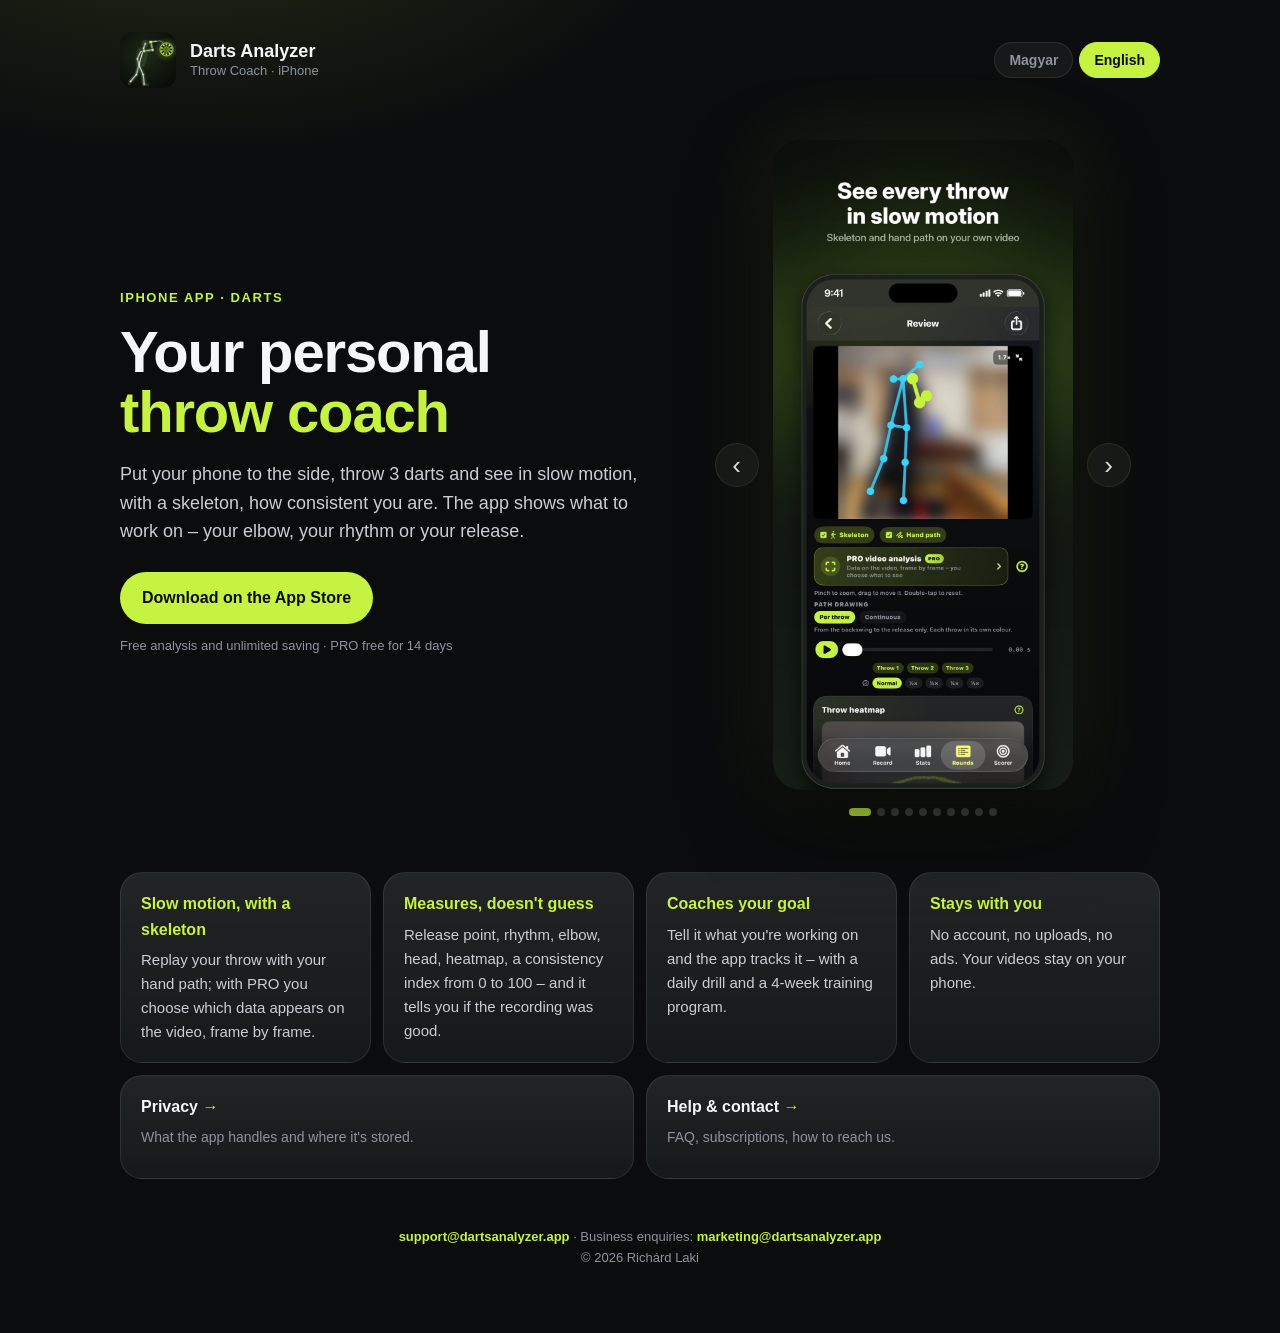
<file: index.html>
<!doctype html>
<html lang="en">
<head>
<meta charset="utf-8">
<meta name="apple-itunes-app" content="app-id=6824505699">
<meta name="viewport" content="width=device-width, initial-scale=1, viewport-fit=cover">
<title>Darts Analyzer – Throw Coach</title>
<meta name="description" content="Darts throw analysis for iPhone: skeleton replay, consistency index and drills.">
<meta property="og:title" content="Darts Analyzer – Throw Coach">
<meta property="og:description" content="Your personal darts throw coach for iPhone.">
<meta property="og:image" content="https://dartsanalyzer.app/img/01.jpg">
<link rel="icon" href="favicon.png">
<link rel="apple-touch-icon" href="apple-touch-icon.png">
<link rel="stylesheet" href="style.css">
</head>
<body class="home">
<div class="wrap wide">
  <header class="top">
    <img src="icon.png" alt="">
    <div class="name">Darts Analyzer<small>Throw Coach · iPhone</small></div>
    <nav class="lang">
      <button type="button" data-set-lang="hu">Magyar</button>
      <button type="button" data-set-lang="en">English</button>
    </nav>
  </header>

  <section class="hero">
    <div class="hero-text">
      <p class="eyebrow" data-hu="iPhone app · darts" data-en="iPhone app · darts">iPhone app · darts</p>
      <h1 data-hu="A személyes <span>dobásedződ</span>" data-en="Your personal <span>throw coach</span>">Your personal <span>throw coach</span></h1>
      <p class="lead"
         data-hu="Tedd le a telefont oldalra, dobj 3 nyilat, és lásd lassítva, csontvázzal, mennyire egyformán dobsz. Az app megmutatja, min dolgozz – a könyöködön, a ritmusodon vagy az elengedésen." data-en="Put your phone to the side, throw 3 darts and see in slow motion, with a skeleton, how consistent you are. The app shows what to work on – your elbow, your rhythm or your release.">Put your phone to the side, throw 3 darts and see in slow motion, with a skeleton, how consistent you are. The app shows what to work on – your elbow, your rhythm or your release.</p>
      <div class="cta">
        <a class="btn" href="https://apps.apple.com/app/id6824505699" target="_blank" rel="noopener" data-hu="Letöltés az App Store-ból" data-en="Download on the App Store">Download on the App Store</a>
      </div>
      <p class="small" data-hu="Ingyenes elemzés és korlátlan mentés · PRO 14 napig ingyen" data-en="Free analysis and unlimited saving · PRO free for 14 days">Free analysis and unlimited saving · PRO free for 14 days</p>
    </div>

    <div class="showcase">
      <div class="phone-row">
        <button class="arrow" type="button" data-dir="-1" aria-label="Previous">‹</button>
        <div class="phone shots" aria-roledescription="carousel">
          <div class="screen">
            <div class="track" id="track"></div>
          </div>
        </div>
        <button class="arrow" type="button" data-dir="1" aria-label="Next">›</button>
      </div>
      <p class="caption sr-only" id="caption" aria-live="polite"></p>
      <div class="dots" id="dots"></div>
    </div>
  </section>

  <section class="features">
    <div class="card">
      <h3 data-hu="Lassítva, csontvázzal" data-en="Slow motion, with a skeleton">Slow motion, with a skeleton</h3>
      <p data-hu="Visszanézed a dobásodat a kezed útjával; PRO-val te választod ki, milyen adatok látszanak a videón, képkockánként." data-en="Replay your throw with your hand path; with PRO you choose which data appears on the video, frame by frame.">Replay your throw with your hand path; with PRO you choose which data appears on the video, frame by frame.</p>
    </div>
    <div class="card">
      <h3 data-hu="Mér, nem találgat" data-en="Measures, doesn't guess">Measures, doesn't guess</h3>
      <p data-hu="Elengedési pont, ritmus, könyök, fej, hőtérkép, konzisztencia-index 0-tól 100-ig – és megmondja, jó lett-e a felvétel." data-en="Release point, rhythm, elbow, head, heatmap, a consistency index from 0 to 100 – and it tells you if the recording was good.">Release point, rhythm, elbow, head, heatmap, a consistency index from 0 to 100 – and it tells you if the recording was good.</p>
    </div>
    <div class="card">
      <h3 data-hu="A te célodra edz" data-en="Coaches your goal">Coaches your goal</h3>
      <p data-hu="Mondd meg, min dolgozol, és az app ezt követi – napi gyakorlattal és 4 hetes edzésprogrammal." data-en="Tell it what you're working on and the app tracks it – with a daily drill and a 4-week training program.">Tell it what you're working on and the app tracks it – with a daily drill and a 4-week training program.</p>
    </div>
    <div class="card">
      <h3 data-hu="Nálad marad" data-en="Stays with you">Stays with you</h3>
      <p data-hu="Nincs fiók, nincs feltöltés, nincs reklám. A videóid a telefonodon maradnak." data-en="No account, no uploads, no ads. Your videos stay on your phone.">No account, no uploads, no ads. Your videos stay on your phone.</p>
    </div>
  </section>

  <section class="info">
    <a class="card link" href="privacy.html">
      <h3 data-hu="Adatvédelem" data-en="Privacy">Privacy</h3>
      <p class="muted" data-hu="Mit kezel az app, és hol tárolja." data-en="What the app handles and where it's stored.">What the app handles and where it's stored.</p>
    </a>
    <a class="card link" href="support.html">
      <h3 data-hu="Súgó és kapcsolat" data-en="Help &amp; contact">Help &amp; contact</h3>
      <p class="muted" data-hu="Gyakori kérdések, előfizetés, elérhetőség." data-en="FAQ, subscriptions, how to reach us.">FAQ, subscriptions, how to reach us.</p>
    </a>
  </section>

  <footer>
    <span class="email">support@dartsanalyzer.app</span> ·
    <span data-hu="Üzleti megkeresések:" data-en="Business enquiries:">Business enquiries:</span>
    <span class="email">marketing@dartsanalyzer.app</span><br>
    <span data-hu="© 2026 Laki Richárd" data-en="© 2026 Richárd Laki">© 2026 Richárd Laki</span>
  </footer>
</div>

<script>
(function () {
  var slides = [
    ["Lásd minden dobásod lassítva", "See every throw in slow motion"],
    ["PRO: az adataid a videón", "PRO: your data, right on the video"],
    ["Tudd meg, mennyire egyformán dobsz", "Know how consistent you really are"],
    ["PRO: könyök, ritmus, test – képkockánként", "PRO: elbow, rhythm, body – frame by frame"],
    ["Lásd, hol változik a dobásod", "Spot where your throw changes"],
    ["Elülső vagy hátsó kamera – te döntöd el", "Front or back camera – your choice"],
    ["Mondd meg, mi zavar – az app ezt követi", "Tell it what bothers you – the app tracks it"],
    ["Tedd le a telefont, és dobj", "Just put your phone down and throw"],
    ["Minden számod egy helyen", "All your numbers in one place"],
    ["Pontszámláló kiszálló-javaslattal", "Built-in scorer with checkouts"]
  ];
  var track = document.getElementById('track');
  var dots = document.getElementById('dots');
  var caption = document.getElementById('caption');
  var index = 0;
  var lang = 'hu';

  slides.forEach(function (s, i) {
    var img = document.createElement('img');
    img.src = 'img/' + String(i + 1).padStart(2, '0') + '.jpg';
    img.alt = s[1];
    img.loading = i < 2 ? 'eager' : 'lazy';
    img.draggable = false;
    track.appendChild(img);
    var dot = document.createElement('button');
    dot.type = 'button';
    dot.setAttribute('aria-label', String(i + 1));
    dot.addEventListener('click', function () { go(i); });
    dots.appendChild(dot);
  });

  function go(i) {
    index = (i + slides.length) % slides.length;
    track.style.transform = 'translateX(' + (-100 * index) + '%)';
    caption.textContent = slides[index][lang === 'hu' ? 0 : 1];
    Array.prototype.forEach.call(dots.children, function (d, k) {
      d.classList.toggle('on', k === index);
    });
  }

  document.querySelectorAll('.arrow').forEach(function (b) {
    b.addEventListener('click', function () { go(index + Number(b.dataset.dir)); });
  });
  document.querySelector('.phone').addEventListener('click', function (e) {
    var r = this.getBoundingClientRect();
    go(index + (e.clientX - r.left > r.width / 2 ? 1 : -1));
  });
  document.addEventListener('keydown', function (e) {
    if (e.key === 'ArrowRight') go(index + 1);
    if (e.key === 'ArrowLeft') go(index - 1);
  });

  // Ujjal húzás telefonon.
  var startX = null;
  var screen = document.querySelector('.screen');
  screen.addEventListener('touchstart', function (e) { startX = e.touches[0].clientX; }, { passive: true });
  screen.addEventListener('touchend', function (e) {
    if (startX === null) return;
    var dx = e.changedTouches[0].clientX - startX;
    if (Math.abs(dx) > 40) { e.preventDefault(); go(index + (dx < 0 ? 1 : -1)); }
    startX = null;
  });

  function setLang(l) {
    lang = l;
    try { localStorage.setItem('lang', l); } catch (e) {}
    document.documentElement.lang = l;
    document.querySelectorAll('[data-' + l + ']').forEach(function (el) {
      el.innerHTML = el.getAttribute('data-' + l);
    });
    document.querySelectorAll('[data-set-lang]').forEach(function (b) {
      b.classList.toggle('on', b.dataset.setLang === l);
    });
    go(index);
  }
  document.querySelectorAll('[data-set-lang]').forEach(function (b) {
    b.addEventListener('click', function () { setLang(b.dataset.setLang); });
  });
  // Alapból angol; a választást megjegyezzük, és a #hu / #en cím is működik.
  var saved = null;
  try { saved = localStorage.getItem('lang'); } catch (e) {}
  var fromHash = location.hash === '#hu' ? 'hu' : (location.hash === '#en' ? 'en' : null);
  setLang(fromHash || saved || 'en');
})();
</script>
</body>
</html>
</file>
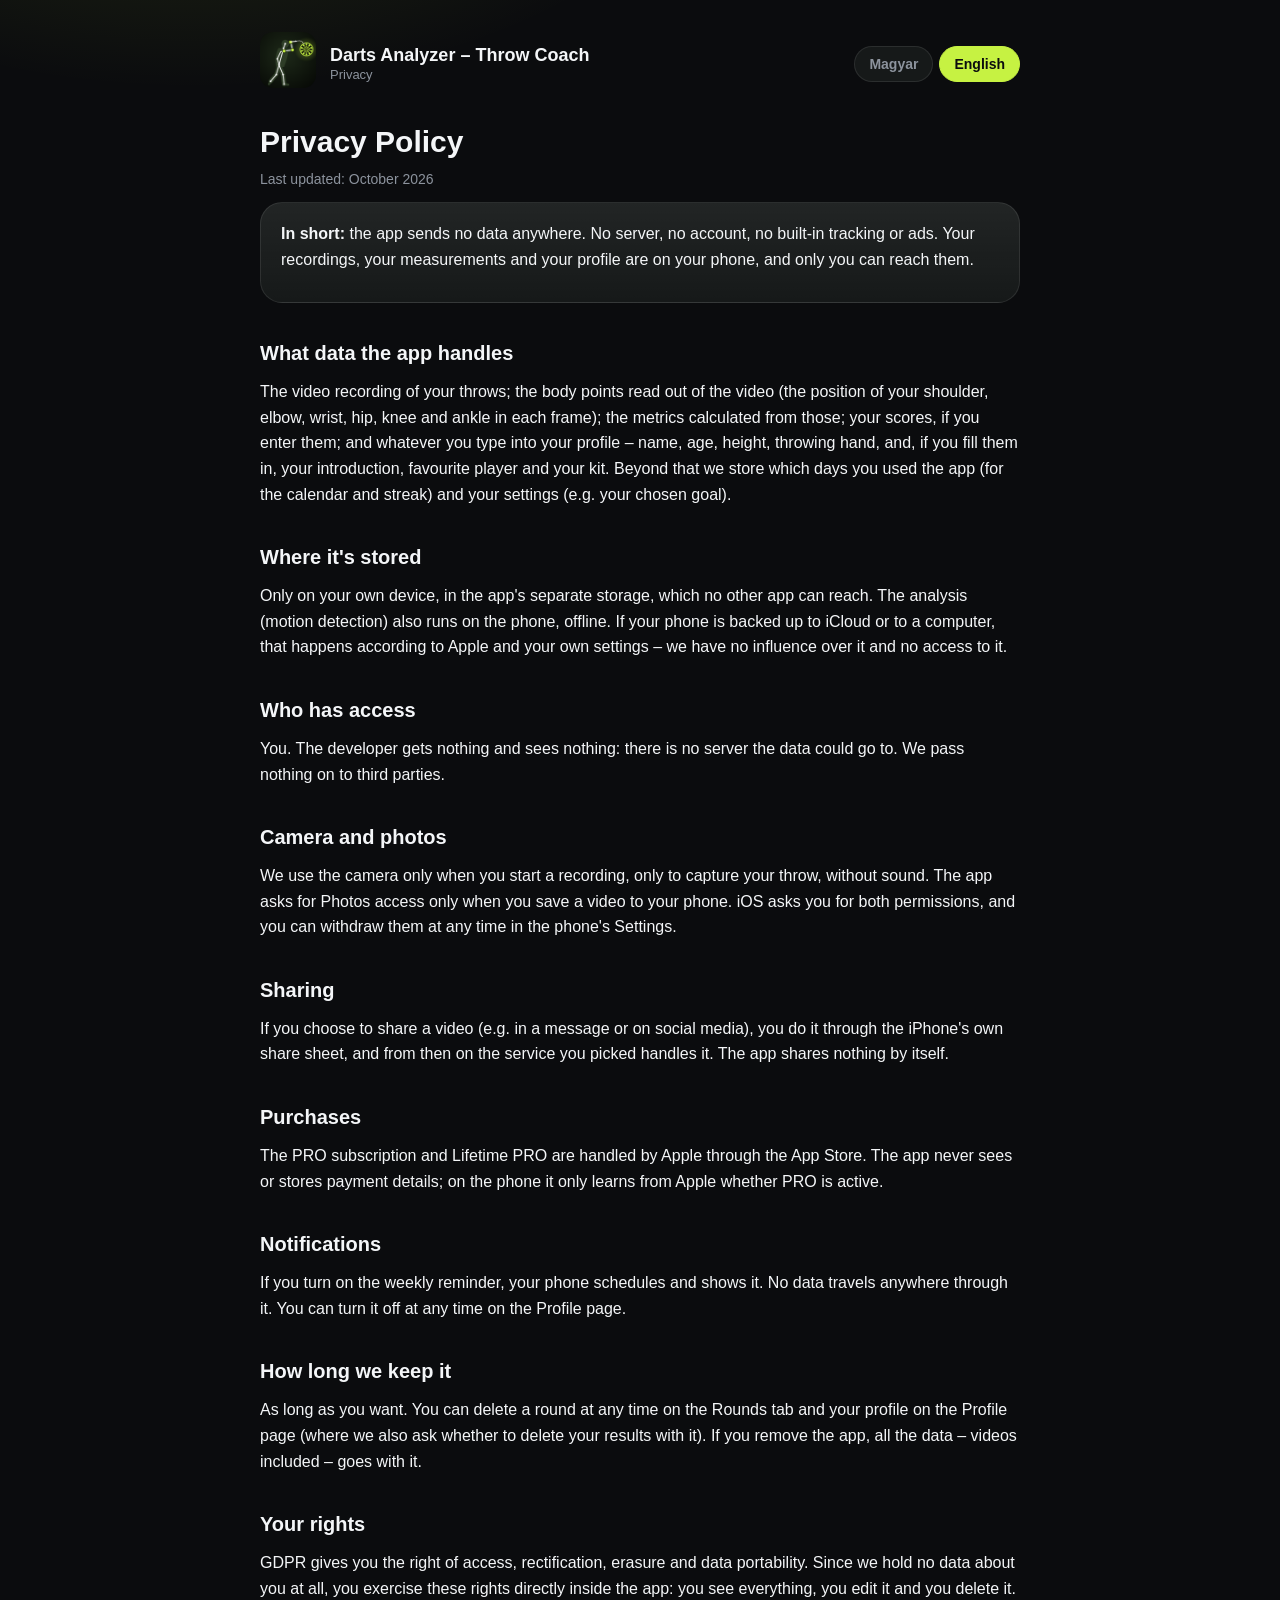
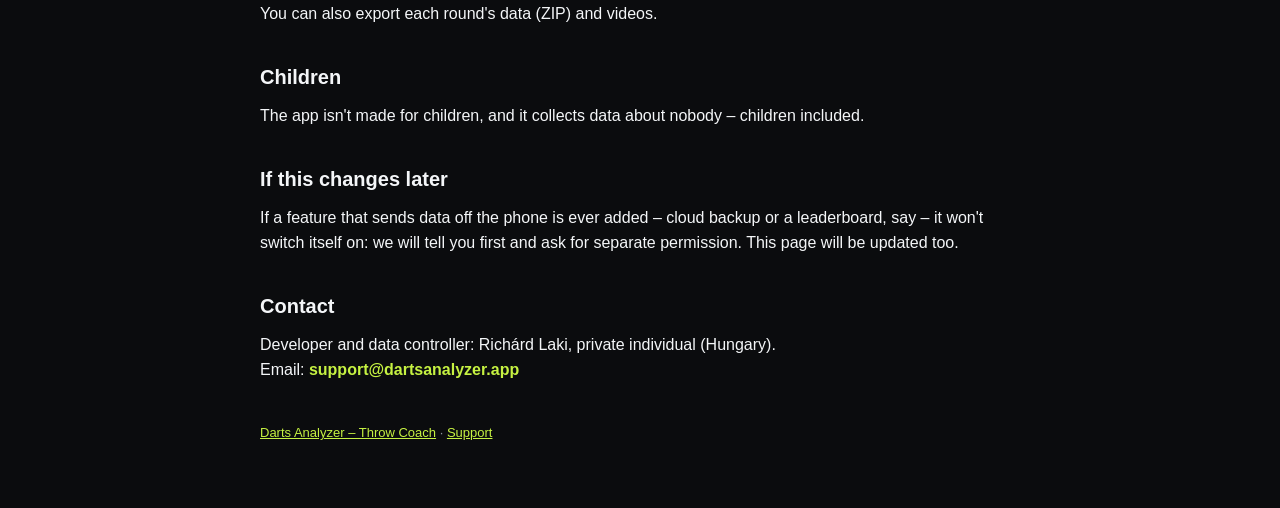
<file: privacy.html>
<!doctype html>
<html lang="en">
<head>
<meta charset="utf-8">
<meta name="viewport" content="width=device-width, initial-scale=1, viewport-fit=cover">
<title>Privacy – Darts Analyzer</title>
<meta name="description" content="Darts Analyzer – Throw Coach privacy policy.">
<link rel="icon" href="favicon.png">
<link rel="apple-touch-icon" href="apple-touch-icon.png">
<link rel="stylesheet" href="style.css">
</head>
<body>
<div class="wrap">
  <header class="top">
    <a href="index.html"><img src="icon.png" alt="Darts Analyzer"></a>
    <div class="name">Darts Analyzer – Throw Coach<small><span data-lang="hu" hidden>Adatvédelem</span><span data-lang="en">Privacy</span></small></div>
    <nav class="lang"><button type="button" data-set-lang="hu">Magyar</button><button type="button" data-set-lang="en">English</button></nav>
  </header>

  <!-- ===================== MAGYAR ===================== -->
  <section id="hu" data-lang="hu" hidden>
    <h1>Adatvédelmi tájékoztató</h1>
    <p class="muted">Utoljára frissítve: 2026. október</p>

    <div class="card">
      <p><strong>Röviden:</strong> az app nem küld adatot sehova. Nincs szerver, nincs fiók, nincs beépített követés vagy reklám. A felvételeid, a mérési eredményeid és a profilod a telefonodon vannak, és csak te férsz hozzájuk.</p>
    </div>

    <h2>Milyen adatot kezel az app</h2>
    <p>A dobásaidról készült videófelvételt; a videóból kiolvasott testpontokat (váll, könyök, csukló, csípő, térd, boka helyzete képkockánként); az ezekből számolt mérőszámokat; a pontszámokat, ha beírod őket; valamint azt, amit a profilodba te írsz be – nevet, életkort, testmagasságot, dobókezet, és ha kitöltöd, a bemutatkozást, a kedvenc játékost és a felszerelésedet. Ezen kívül eltároljuk, mely napokon használtad az appot (a naptárhoz és a sorozathoz), és a beállításaidat (pl. a kiválasztott célodat).</p>

    <h2>Hol tárolódik</h2>
    <p>Kizárólag a saját készülékeden, az app elkülönített tárhelyén, amihez más alkalmazás nem fér hozzá. Az elemzés (mozgásfelismerés) is a telefonon, internet nélkül fut. Ha a telefonodról iCloud- vagy számítógépes biztonsági mentés készül, az az Apple és a te beállításaid szerint történik – erre nekünk nincs se ráhatásunk, se hozzáférésünk.</p>

    <h2>Ki fér hozzá</h2>
    <p>Te. Az app fejlesztője nem kap és nem lát semmit: nincs szerver, amire az adat felkerülhetne. Harmadik félnek sem adunk át semmit.</p>

    <h2>Kamera és fotók</h2>
    <p>A kamerát csak akkor használjuk, amikor te elindítasz egy felvételt, kizárólag a dobásod rögzítésére, hang nélkül. A Fotók elérését csak akkor kéri az app, ha te mentesz ki egy videót a telefonodra. Mindkét engedélyt az iOS kéri el, és bármikor visszavonhatod a telefon Beállításaiban.</p>

    <h2>Megosztás</h2>
    <p>Ha te úgy döntesz, hogy megosztasz egy videót (pl. üzenetben vagy közösségi oldalon), azt az iPhone saját megosztás-ablakán keresztül teszed, és onnantól az a szolgáltatás kezeli, amelyiket választottad. Magától az app semmit nem oszt meg.</p>

    <h2>Vásárlások</h2>
    <p>A PRO előfizetést és az örökös PRO-t az Apple kezeli az App Store-on keresztül. Fizetési adatot az app nem lát és nem tárol; csak annyit tud meg az Apple-től a telefonon, hogy aktív-e a PRO.</p>

    <h2>Értesítések</h2>
    <p>Ha bekapcsolod a heti emlékeztetőt, azt a telefonod ütemezi és jeleníti meg. Nem megy át rajta adat sehova. Bármikor kikapcsolható a Profil oldalon.</p>

    <h2>Meddig őrizzük meg</h2>
    <p>Ameddig te akarod. Egy kört a Körök fülön bármikor törölhetsz, a profilodat a Profil oldalon (ott azt is megkérdezzük, töröljük-e vele az eredményeidet). Ha letörlöd az appot, minden adat – a videókkal együtt – megszűnik.</p>

    <h2>A jogaid</h2>
    <p>A GDPR hozzáférési, helyesbítési, törlési és adathordozhatósági jogot ad. Mivel nálunk nincs rólad semmilyen adat, ezeket a jogokat közvetlenül, az appon belül gyakorolhatod: mindent te látsz, te írsz át és te törölsz. Az egyes körök adatait (ZIP) és videóit ki is mentheted.</p>

    <h2>Gyerekek</h2>
    <p>Az app nem gyerekeknek készült, és senkiről nem gyűjt adatot – gyerekekről sem.</p>

    <h2>Ha ez később változik</h2>
    <p>Ha egyszer bekerül olyan funkció, ami adatot küld el a telefonról – például felhős mentés vagy ranglista –, az nem kapcsol be magától: előbb tájékoztatunk, és külön engedélyt kérünk rá. Ezt az oldalt is frissítjük.</p>

    <h2>Kapcsolat</h2>
    <p>Az app fejlesztője és az adatkezelésért felelős: Laki Richárd, magánszemély (Magyarország).<br>
    E-mail: <span class="email">support@dartsanalyzer.app</span></p>
  </section>

  <!-- ===================== ENGLISH ===================== -->
  <section id="en" lang="en" data-lang="en">
    <h1>Privacy Policy</h1>
    <p class="muted">Last updated: October 2026</p>

    <div class="card">
      <p><strong>In short:</strong> the app sends no data anywhere. No server, no account, no built-in tracking or ads. Your recordings, your measurements and your profile are on your phone, and only you can reach them.</p>
    </div>

    <h2>What data the app handles</h2>
    <p>The video recording of your throws; the body points read out of the video (the position of your shoulder, elbow, wrist, hip, knee and ankle in each frame); the metrics calculated from those; your scores, if you enter them; and whatever you type into your profile – name, age, height, throwing hand, and, if you fill them in, your introduction, favourite player and your kit. Beyond that we store which days you used the app (for the calendar and streak) and your settings (e.g. your chosen goal).</p>

    <h2>Where it's stored</h2>
    <p>Only on your own device, in the app's separate storage, which no other app can reach. The analysis (motion detection) also runs on the phone, offline. If your phone is backed up to iCloud or to a computer, that happens according to Apple and your own settings – we have no influence over it and no access to it.</p>

    <h2>Who has access</h2>
    <p>You. The developer gets nothing and sees nothing: there is no server the data could go to. We pass nothing on to third parties.</p>

    <h2>Camera and photos</h2>
    <p>We use the camera only when you start a recording, only to capture your throw, without sound. The app asks for Photos access only when you save a video to your phone. iOS asks you for both permissions, and you can withdraw them at any time in the phone's Settings.</p>

    <h2>Sharing</h2>
    <p>If you choose to share a video (e.g. in a message or on social media), you do it through the iPhone's own share sheet, and from then on the service you picked handles it. The app shares nothing by itself.</p>

    <h2>Purchases</h2>
    <p>The PRO subscription and Lifetime PRO are handled by Apple through the App Store. The app never sees or stores payment details; on the phone it only learns from Apple whether PRO is active.</p>

    <h2>Notifications</h2>
    <p>If you turn on the weekly reminder, your phone schedules and shows it. No data travels anywhere through it. You can turn it off at any time on the Profile page.</p>

    <h2>How long we keep it</h2>
    <p>As long as you want. You can delete a round at any time on the Rounds tab and your profile on the Profile page (where we also ask whether to delete your results with it). If you remove the app, all the data – videos included – goes with it.</p>

    <h2>Your rights</h2>
    <p>GDPR gives you the right of access, rectification, erasure and data portability. Since we hold no data about you at all, you exercise these rights directly inside the app: you see everything, you edit it and you delete it. You can also export each round's data (ZIP) and videos.</p>

    <h2>Children</h2>
    <p>The app isn't made for children, and it collects data about nobody – children included.</p>

    <h2>If this changes later</h2>
    <p>If a feature that sends data off the phone is ever added – cloud backup or a leaderboard, say – it won't switch itself on: we will tell you first and ask for separate permission. This page will be updated too.</p>

    <h2>Contact</h2>
    <p>Developer and data controller: Richárd Laki, private individual (Hungary).<br>
    Email: <span class="email">support@dartsanalyzer.app</span></p>
  </section>

  <footer><span data-lang="hu" hidden><a href="index.html">Darts Analyzer – Throw Coach</a> · <a href="support.html">Támogatás</a></span><span data-lang="en"><a href="index.html">Darts Analyzer – Throw Coach</a> · <a href="support.html">Support</a></span></footer>
</div>
<script>
(function () {
  // Egyszerre csak egy nyelv látszik. Alapból angol; a választást
  // megjegyezzük, és a #hu / #en cím is működik.
  var titles = {hu: 'Adatvédelem – Darts Analyzer', en: 'Privacy – Darts Analyzer'};
  function setLang(l) {
    document.documentElement.lang = l;
    document.title = titles[l];
    document.querySelectorAll('[data-lang]').forEach(function (el) {
      el.hidden = el.getAttribute('data-lang') !== l;
    });
    document.querySelectorAll('[data-set-lang]').forEach(function (b) {
      b.classList.toggle('on', b.getAttribute('data-set-lang') === l);
    });
    try { localStorage.setItem('lang', l); } catch (e) {}
  }
  document.querySelectorAll('[data-set-lang]').forEach(function (b) {
    b.addEventListener('click', function () { setLang(b.getAttribute('data-set-lang')); });
  });
  var saved = null;
  try { saved = localStorage.getItem('lang'); } catch (e) {}
  var fromHash = location.hash === '#hu' ? 'hu' : (location.hash === '#en' ? 'en' : null);
  setLang(fromHash || saved || 'en');
})();
</script>
</body>
</html>
</file>
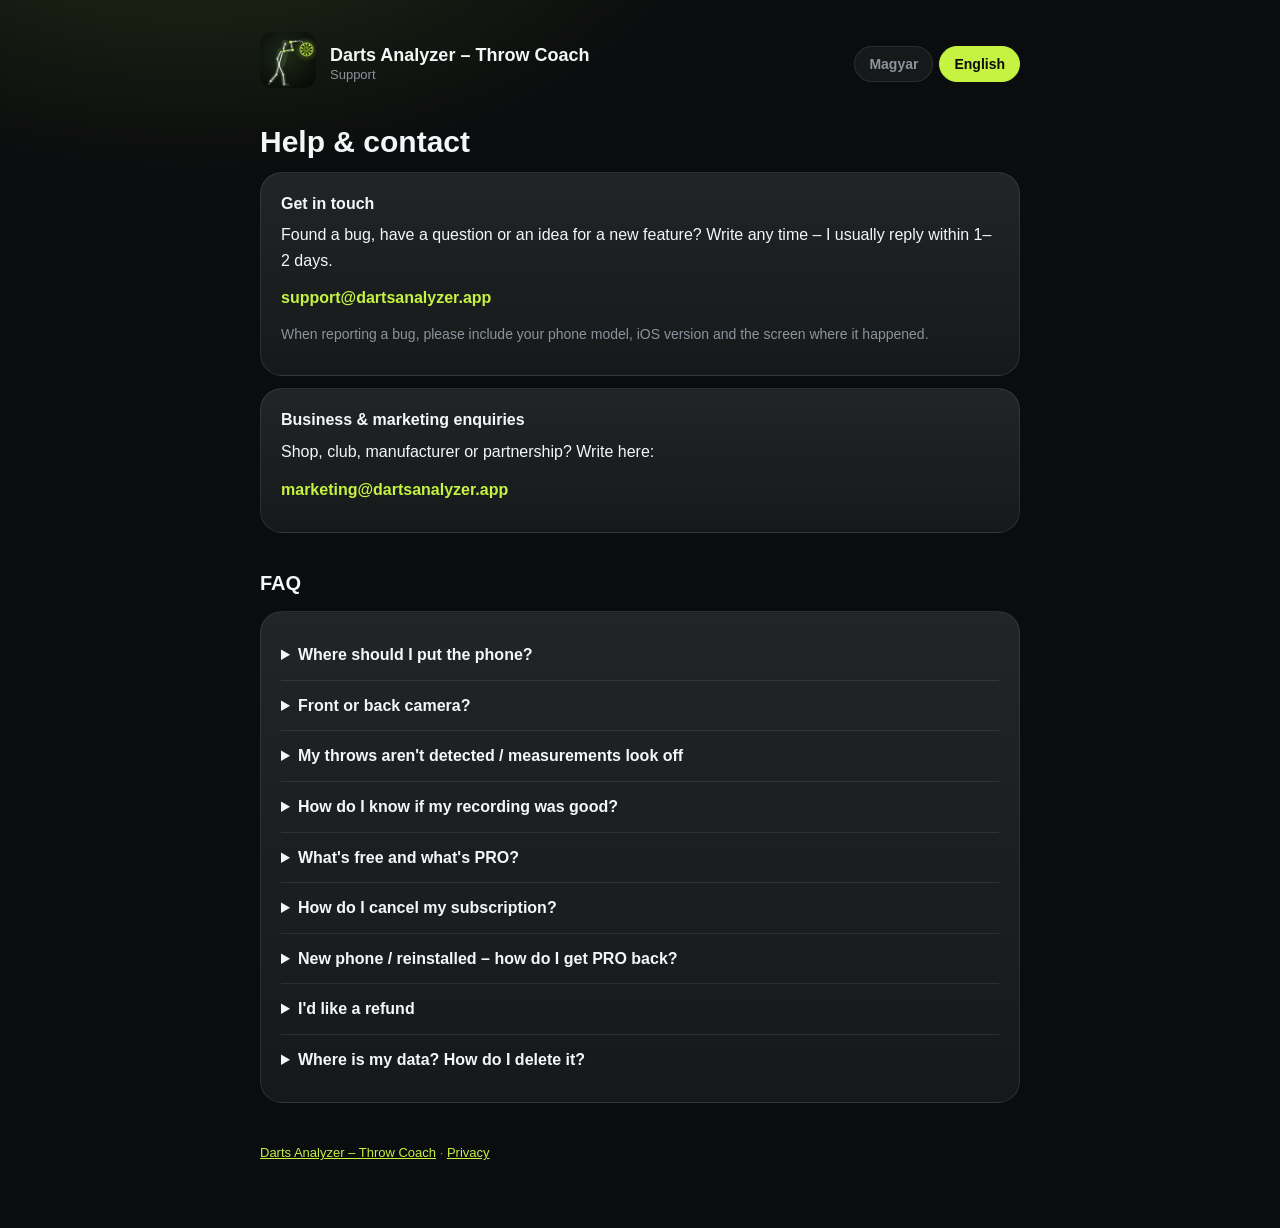
<file: support.html>
<!doctype html>
<html lang="en">
<head>
<meta charset="utf-8">
<meta name="apple-itunes-app" content="app-id=6824505699">
<meta name="viewport" content="width=device-width, initial-scale=1, viewport-fit=cover">
<title>Support – Darts Analyzer</title>
<meta name="description" content="Darts Analyzer – Throw Coach help and contact.">
<link rel="icon" href="favicon.png">
<link rel="apple-touch-icon" href="apple-touch-icon.png">
<link rel="stylesheet" href="style.css">
</head>
<body>
<div class="wrap">
  <header class="top">
    <a href="index.html"><img src="icon.png" alt="Darts Analyzer"></a>
    <div class="name">Darts Analyzer – Throw Coach<small><span data-lang="hu" hidden>Támogatás</span><span data-lang="en">Support</span></small></div>
    <nav class="lang"><button type="button" data-set-lang="hu">Magyar</button><button type="button" data-set-lang="en">English</button></nav>
  </header>

  <!-- ===================== MAGYAR ===================== -->
  <section id="hu" data-lang="hu" hidden>
    <h1>Súgó és kapcsolat</h1>
    <div class="card">
      <h3>Írj nekem</h3>
      <p>Hibát találtál, kérdésed van, vagy ötleted egy új funkcióhoz? Írj bátran, általában 1–2 napon belül válaszolok.</p>
      <p class="email">support@dartsanalyzer.app</p>
      <p class="muted">Ha hibát jelzel, írd meg a telefonod típusát és az iOS verzióját, és hogy melyik képernyőn történt.</p>
    </div>
    <div class="card">
      <h3>Üzleti és marketing megkeresések</h3>
      <p>Bolt, klub, gyártó vagy együttműködés? Írj ide:</p>
      <p class="email">marketing@dartsanalyzer.app</p>
    </div>

    <h2>Gyakori kérdések</h2>
    <div class="card">
      <details>
        <summary>Hova tegyem a telefont?</summary>
        <p>Oldalra, a dobókarod felőli oldalon, a dobóvonal vonalában, kb. 1,5–3 méterre, csípőmagasságban. Teljes alakban kell látszanod, a fejedtől a lábfejedig. Az appban a felvétel képernyő „Hogyan álljak?” gombja rajzon is megmutatja.</p>
      </details>
      <details>
        <summary>Előlapi vagy hátlapi kamera?</summary>
        <p>Az előlapi kamerával látod magad a képernyőn – akkor jó, ha egyedül vagy, és van elég hely. A hátlapi kamera jobb minőségű, és kis helyen is működik; ilyenkor a mentett kamerahelyzetek segítenek ugyanúgy beállni.</p>
      </details>
      <details>
        <summary>Nem ismeri fel a dobásaimat / pontatlan a mérés</summary>
        <ul>
          <li>Legyen jó a fény – ha sötét van, az app szól.</li>
          <li>Csak te legyél a képen.</li>
          <li>A három dobás között legyen egy kis szünet.</li>
          <li>Add meg a testmagasságodat a Profilban – ettől lesznek pontosak a centiméteres értékek.</li>
        </ul>
      </details>
      <details>
        <summary>Honnan tudom, hogy jó lett-e a felvétel?</summary>
        <p>Az eredménynél az app százalékban megmondja, milyen lett a felvétel. 90% felett nem kell újravenni; 70% alatt kiírja, mi volt a gond (például nem látszott a karod, vagy nem fértél bele a képbe), és hogyan javítsd.</p>
      </details>
      <details>
        <summary>Mit kapok ingyen, és mit a PRO-val?</summary>
        <p>Ingyen: minden mérés, a tippek és az edzésterv, a visszanézés csontvázzal, a felvétel minőségének ellenőrzése, a pontszámláló és a szokásépítő funkciók – és <strong>korlátlan mentés</strong>, a köreid örökre megmaradnak. A fejlődés-grafikonok ingyen az elmúlt 30 napot mutatják. A PRO egy részét ingyen is kipróbálhatod: a PRO videóelemzést a mintakörön, az első 5 automatikus vágást, a 4 hetes edzésprogram 1. hetét, és a csontvázas videót vízjellel.</p>
        <p>PRO-val: a teljes múltad a grafikonokon, saját alapvonal, összevetés az előző körrel, körök összehasonlítása (a kézutad egymásra rajzolva is), a célod fejlődése, PRO videóelemzés (külön képernyőn, te választod ki, milyen adatok látszanak a videón), a teljes 4 hetes edzésprogram, korlátlan automatikus vágás, több kör egy felvételen, vízjel nélküli csontvázas videó és adatexport. A PRO előfizetést 14 napig ingyen kipróbálhatod, és a próbaidő alatt bármikor lemondhatod.</p>
      </details>
      <details>
        <summary>Hogyan mondhatom le az előfizetést?</summary>
        <p>iPhone-on: <strong>Beállítások → [a neved] → Előfizetések → Darts Analyzer → Előfizetés lemondása</strong>. Az appból is elérhető: <strong>PRO oldal → Előfizetés kezelése</strong>. A PRO a kifizetett időszak végéig megmarad (a PRO oldalon látod, meddig), utána magától kikapcsol.</p>
      </details>
      <details>
        <summary>Új telefonom van / újratelepítettem – hogyan kapom vissza a PRO-t?</summary>
        <p>Jelentkezz be ugyanazzal az Apple-fiókkal, majd az appban a PRO oldalon nyomd meg a „Vásárlások visszaállítása” gombot.</p>
      </details>
      <details>
        <summary>Visszatérítést szeretnék</summary>
        <p>A visszatérítést az Apple intézi: <a href="https://reportaproblem.apple.com" rel="noopener">reportaproblem.apple.com</a>.</p>
      </details>
      <details>
        <summary>Hol vannak az adataim? Hogyan törölhetem őket?</summary>
        <p>Minden adat csak a telefonodon van. Egy kört a Körök fülön törölhetsz, a profilodat (az eredményeiddel együtt) a Profil oldalon. Részletek az <a href="privacy.html#hu">adatvédelmi tájékoztatóban</a>.</p>
      </details>
    </div>
  </section>

  <!-- ===================== ENGLISH ===================== -->
  <section id="en" lang="en" data-lang="en">
    <h1>Help &amp; contact</h1>
    <div class="card">
      <h3>Get in touch</h3>
      <p>Found a bug, have a question or an idea for a new feature? Write any time – I usually reply within 1–2 days.</p>
      <p class="email">support@dartsanalyzer.app</p>
      <p class="muted">When reporting a bug, please include your phone model, iOS version and the screen where it happened.</p>
    </div>
    <div class="card">
      <h3>Business &amp; marketing enquiries</h3>
      <p>Shop, club, manufacturer or partnership? Write here:</p>
      <p class="email">marketing@dartsanalyzer.app</p>
    </div>

    <h2>FAQ</h2>
    <div class="card">
      <details>
        <summary>Where should I put the phone?</summary>
        <p>To your side, on your throwing-arm side, in line with the oche, about 1.5–3 metres away, at hip height. Your whole body must be visible, head to feet. The “How to set up?” button on the recording screen shows it on a diagram.</p>
      </details>
      <details>
        <summary>Front or back camera?</summary>
        <p>With the front camera you can see yourself on the screen – good if you're alone and have enough space. The back camera has better quality and works in small spaces; saved camera positions help you set up the same way every time.</p>
      </details>
      <details>
        <summary>My throws aren't detected / measurements look off</summary>
        <ul>
          <li>Make sure there's enough light – the app tells you if it's too dark.</li>
          <li>Only you should be in the frame.</li>
          <li>Leave a short pause between the three throws.</li>
          <li>Enter your height in Profile – that makes the centimetre values accurate.</li>
        </ul>
      </details>
      <details>
        <summary>How do I know if my recording was good?</summary>
        <p>On the result page the app tells you, as a percentage, how good the recording was. Above 90% there's no need to redo it; below 70% it tells you what went wrong (for example your arm wasn't visible, or you didn't fit in the frame) and how to fix it.</p>
      </details>
      <details>
        <summary>What's free and what's PRO?</summary>
        <p>Free: every measurement, tips and drills, skeleton replay, the recording-quality check, the scorer and the habit features – plus <strong>unlimited saving</strong>; your rounds stay forever. Free progress charts show the last 30 days. You can try part of PRO for free: PRO video analysis on the sample round, your first 5 auto-trims, week 1 of the 4-week training program, and the skeleton video with a watermark.</p>
        <p>PRO: your whole history on the charts, personal baseline, comparison with your previous round, round comparison (with your hand paths drawn on top of each other), goal progress, PRO video analysis (its own screen – you choose which data appears on the video), the full 4-week training program, unlimited auto-trim, several rounds per recording, skeleton video without a watermark and data export. You can try the PRO subscription free for 14 days and cancel any time during the trial.</p>
      </details>
      <details>
        <summary>How do I cancel my subscription?</summary>
        <p>On iPhone: <strong>Settings → [your name] → Subscriptions → Darts Analyzer → Cancel Subscription</strong>. You can also open it from the app: <strong>PRO screen → Manage subscription</strong>. PRO stays active until the end of the paid period (the PRO screen shows the date), then switches off automatically.</p>
      </details>
      <details>
        <summary>New phone / reinstalled – how do I get PRO back?</summary>
        <p>Sign in with the same Apple Account, then tap “Restore Purchases” on the PRO page in the app.</p>
      </details>
      <details>
        <summary>I'd like a refund</summary>
        <p>Refunds are handled by Apple: <a href="https://reportaproblem.apple.com" rel="noopener">reportaproblem.apple.com</a>.</p>
      </details>
      <details>
        <summary>Where is my data? How do I delete it?</summary>
        <p>All data is only on your phone. You can delete a round on the Rounds tab and your profile (with your results) on the Profile page. Details in the <a href="privacy.html#en">privacy policy</a>.</p>
      </details>
    </div>
  </section>

  <footer><span data-lang="hu" hidden><a href="index.html">Darts Analyzer – Throw Coach</a> · <a href="privacy.html">Adatvédelem</a></span><span data-lang="en"><a href="index.html">Darts Analyzer – Throw Coach</a> · <a href="privacy.html">Privacy</a></span></footer>
</div>
<script>
(function () {
  // Egyszerre csak egy nyelv látszik. Alapból angol; a választást
  // megjegyezzük, és a #hu / #en cím is működik.
  var titles = {hu: 'Támogatás – Darts Analyzer', en: 'Support – Darts Analyzer'};
  function setLang(l) {
    document.documentElement.lang = l;
    document.title = titles[l];
    document.querySelectorAll('[data-lang]').forEach(function (el) {
      el.hidden = el.getAttribute('data-lang') !== l;
    });
    document.querySelectorAll('[data-set-lang]').forEach(function (b) {
      b.classList.toggle('on', b.getAttribute('data-set-lang') === l);
    });
    try { localStorage.setItem('lang', l); } catch (e) {}
  }
  document.querySelectorAll('[data-set-lang]').forEach(function (b) {
    b.addEventListener('click', function () { setLang(b.getAttribute('data-set-lang')); });
  });
  var saved = null;
  try { saved = localStorage.getItem('lang'); } catch (e) {}
  var fromHash = location.hash === '#hu' ? 'hu' : (location.hash === '#en' ? 'en' : null);
  setLang(fromHash || saved || 'en');
})();
</script>
</body>
</html>
</file>
<file: style.css>
:root {
  --bg: #0B0C0E;
  --card: #161919;
  --stroke: rgba(255,255,255,0.09);
  --text: #F4F6F8;
  --muted: #8C939D;
  --accent: #C6F242;
  --ink: #0B0C0E;
  color-scheme: dark;
}
* { box-sizing: border-box; }
html { -webkit-text-size-adjust: 100%; }
body {
  margin: 0;
  background:
    radial-gradient(900px 500px at 15% -10%, rgba(198,242,66,0.14), transparent 60%),
    var(--bg);
  color: var(--text);
  font: 16px/1.6 -apple-system, BlinkMacSystemFont, "SF Pro Text", "Segoe UI", Roboto, Helvetica, Arial, sans-serif;
  padding: 0 16px;
}
.wrap { max-width: 760px; margin: 0 auto; padding: 32px 0 64px; }
a { color: var(--accent); }
header.top { display: flex; align-items: center; gap: 14px; margin-bottom: 28px; }
header.top img { width: 56px; height: 56px; border-radius: 13px; }
header.top .name { font-weight: 700; font-size: 18px; line-height: 1.2; }
header.top .name small { display: block; color: var(--muted); font-weight: 500; font-size: 13px; }
nav.lang { margin-left: auto; display: flex; gap: 6px; flex-wrap: wrap; }
nav.lang a, .pill {
  display: inline-block; padding: 6px 14px; border-radius: 999px;
  border: 1px solid var(--stroke); background: var(--card);
  color: var(--text); text-decoration: none; font-size: 14px; font-weight: 600;
}
h1 { font-size: 30px; line-height: 1.2; margin: 0 0 8px; text-wrap: balance; }
h2 { font-size: 20px; margin: 34px 0 10px; }
h3 { font-size: 16px; margin: 0 0 6px; }
p { margin: 0 0 12px; }
.muted { color: var(--muted); font-size: 14px; }
.card {
  background: linear-gradient(rgba(255,255,255,0.05), rgba(255,255,255,0)) , var(--card);
  border: 1px solid var(--stroke); border-radius: 22px;
  padding: 18px 20px; margin: 12px 0;
}
.grid { display: grid; grid-template-columns: repeat(auto-fit, minmax(220px, 1fr)); gap: 12px; }
.grid .card { margin: 0; }
.btn {
  display: inline-block; padding: 13px 22px; border-radius: 999px;
  background: var(--accent); color: var(--ink); font-weight: 700; text-decoration: none;
}
.email { font-weight: 700; color: var(--accent); user-select: all; word-break: break-all; }
hr { border: 0; border-top: 1px solid var(--stroke); margin: 48px 0 24px; }
ul { padding-left: 20px; margin: 0 0 12px; }
li { margin: 4px 0; }
details { border-top: 1px solid var(--stroke); padding: 12px 0; }
details:first-of-type { border-top: 0; }
summary { cursor: pointer; font-weight: 600; }
details p, details ul { margin-top: 8px; }
footer { color: var(--muted); font-size: 13px; margin-top: 40px; }

/* ---------- Főoldal (index.html) ---------- */
.wrap.wide { max-width: 1040px; }
nav.lang button {
  font: inherit; cursor: pointer;
  display: inline-block; padding: 6px 14px; border-radius: 999px;
  border: 1px solid var(--stroke); background: var(--card);
  color: var(--muted); font-size: 14px; font-weight: 600;
}
nav.lang button.on { color: var(--ink); background: var(--accent); border-color: var(--accent); }

.hero {
  display: grid; grid-template-columns: 1.05fr 0.95fr; gap: 40px;
  align-items: center; padding: 24px 0 56px;
}
.hero-text { min-width: 0; }
.eyebrow { color: var(--accent); font-weight: 700; font-size: 13px; letter-spacing: 0.12em; text-transform: uppercase; margin-bottom: 14px; }
.hero h1 { font-size: clamp(36px, 6vw, 58px); line-height: 1.03; letter-spacing: -0.02em; margin-bottom: 18px; }
.hero h1 span { color: var(--accent); }
.lead { font-size: 18px; color: #c9ced4; max-width: 34em; margin-bottom: 26px; }
.cta { display: flex; gap: 12px; flex-wrap: wrap; margin-bottom: 12px; }
.btn.soon { background: rgba(198,242,66,0.12); color: var(--accent); border: 1px solid rgba(198,242,66,0.45); cursor: default; }
.small { color: var(--muted); font-size: 13px; }

.showcase { display: flex; flex-direction: column; align-items: center; min-width: 0; }
.phone-row { display: flex; align-items: center; gap: 14px; }
.phone {
  position: relative; width: 272px; aspect-ratio: 295 / 640; max-width: 62vw;
  border-radius: 46px; padding: 11px;
  background: linear-gradient(145deg, #3a3f41, #15181a 45%, #2b2f31);
  box-shadow: 0 0 0 1px rgba(255,255,255,0.10) inset, 0 30px 80px rgba(0,0,0,0.6), 0 0 90px rgba(198,242,66,0.12);
  cursor: pointer;
}
.phone .screen { position: relative; width: 100%; height: 100%; border-radius: 36px; overflow: hidden; background: #000; touch-action: pan-y; }
.phone .island { position: absolute; z-index: 2; top: 20px; left: 50%; transform: translateX(-50%); width: 30%; height: 22px; border-radius: 999px; background: #000; }
.track { display: flex; height: 100%; transition: transform 0.45s cubic-bezier(.2,.7,.2,1); }
.track img { flex: 0 0 100%; width: 100%; height: 100%; object-fit: cover; user-select: none; -webkit-user-select: none; }
.arrow {
  flex: 0 0 auto; width: 44px; height: 44px; border-radius: 50%;
  border: 1px solid var(--stroke); background: var(--card); color: var(--text);
  font-size: 26px; line-height: 1; cursor: pointer;
}
.arrow:hover { border-color: var(--accent); color: var(--accent); }
.caption { min-height: 2.8em; margin: 20px 0 8px; text-align: center; font-weight: 600; max-width: 22em; }
.dots { display: flex; flex-wrap: wrap; justify-content: center; gap: 6px; max-width: 300px; }
.dots button { width: 8px; height: 8px; padding: 0; border: 0; border-radius: 999px; background: rgba(255,255,255,0.22); cursor: pointer; transition: width .25s, background .25s; }
.dots button.on { width: 22px; background: var(--accent); }

.features { display: grid; grid-template-columns: repeat(auto-fit, minmax(220px, 1fr)); gap: 12px; }
.features .card, .info .card { margin: 0; }
.features h3 { color: var(--accent); }
.features p { color: #c9ced4; font-size: 15px; margin: 0; }
.info { display: grid; grid-template-columns: repeat(auto-fit, minmax(240px, 1fr)); gap: 12px; margin-top: 12px; }
.card.link { text-decoration: none; color: var(--text); transition: border-color .2s; }
.card.link:hover { border-color: rgba(198,242,66,0.5); }
.card.link h3::after { content: " →"; color: var(--accent); }
body.home footer { text-align: center; margin-top: 48px; }

@media (max-width: 820px) {
  .hero { grid-template-columns: 1fr; gap: 28px; padding-top: 8px; text-align: center; }
  .lead { margin-left: auto; margin-right: auto; }
  .cta { justify-content: center; }
  .arrow { width: 38px; height: 38px; font-size: 22px; }
  .phone-row { gap: 8px; }
}
body.home footer .email { white-space: nowrap; word-break: normal; }
@media (max-width: 480px) {
  header.top { gap: 10px; }
  header.top img { width: 44px; height: 44px; border-radius: 10px; }
  header.top .name { font-size: 16px; }
  nav.lang { flex-wrap: nowrap; gap: 4px; }
  nav.lang button, nav.lang a { padding: 5px 10px; font-size: 13px; }
}

/* App Store-képek: saját kerettel és felirattal készültek, ezért itt
   nincs külön telefonkeret és külön felirat. */
.phone.shots { width: 300px; max-width: 70vw; aspect-ratio: 1290 / 2796; padding: 0; border-radius: 28px; background: #0b0f0c; }
.phone.shots .screen { border-radius: 28px; }
.phone.shots + .arrow, .phone-row .arrow { align-self: center; }
.sr-only { position: absolute !important; width: 1px; height: 1px; padding: 0; margin: -1px; overflow: hidden; clip: rect(0 0 0 0); white-space: nowrap; border: 0; }
.showcase .dots { margin-top: 18px; }
</file>
